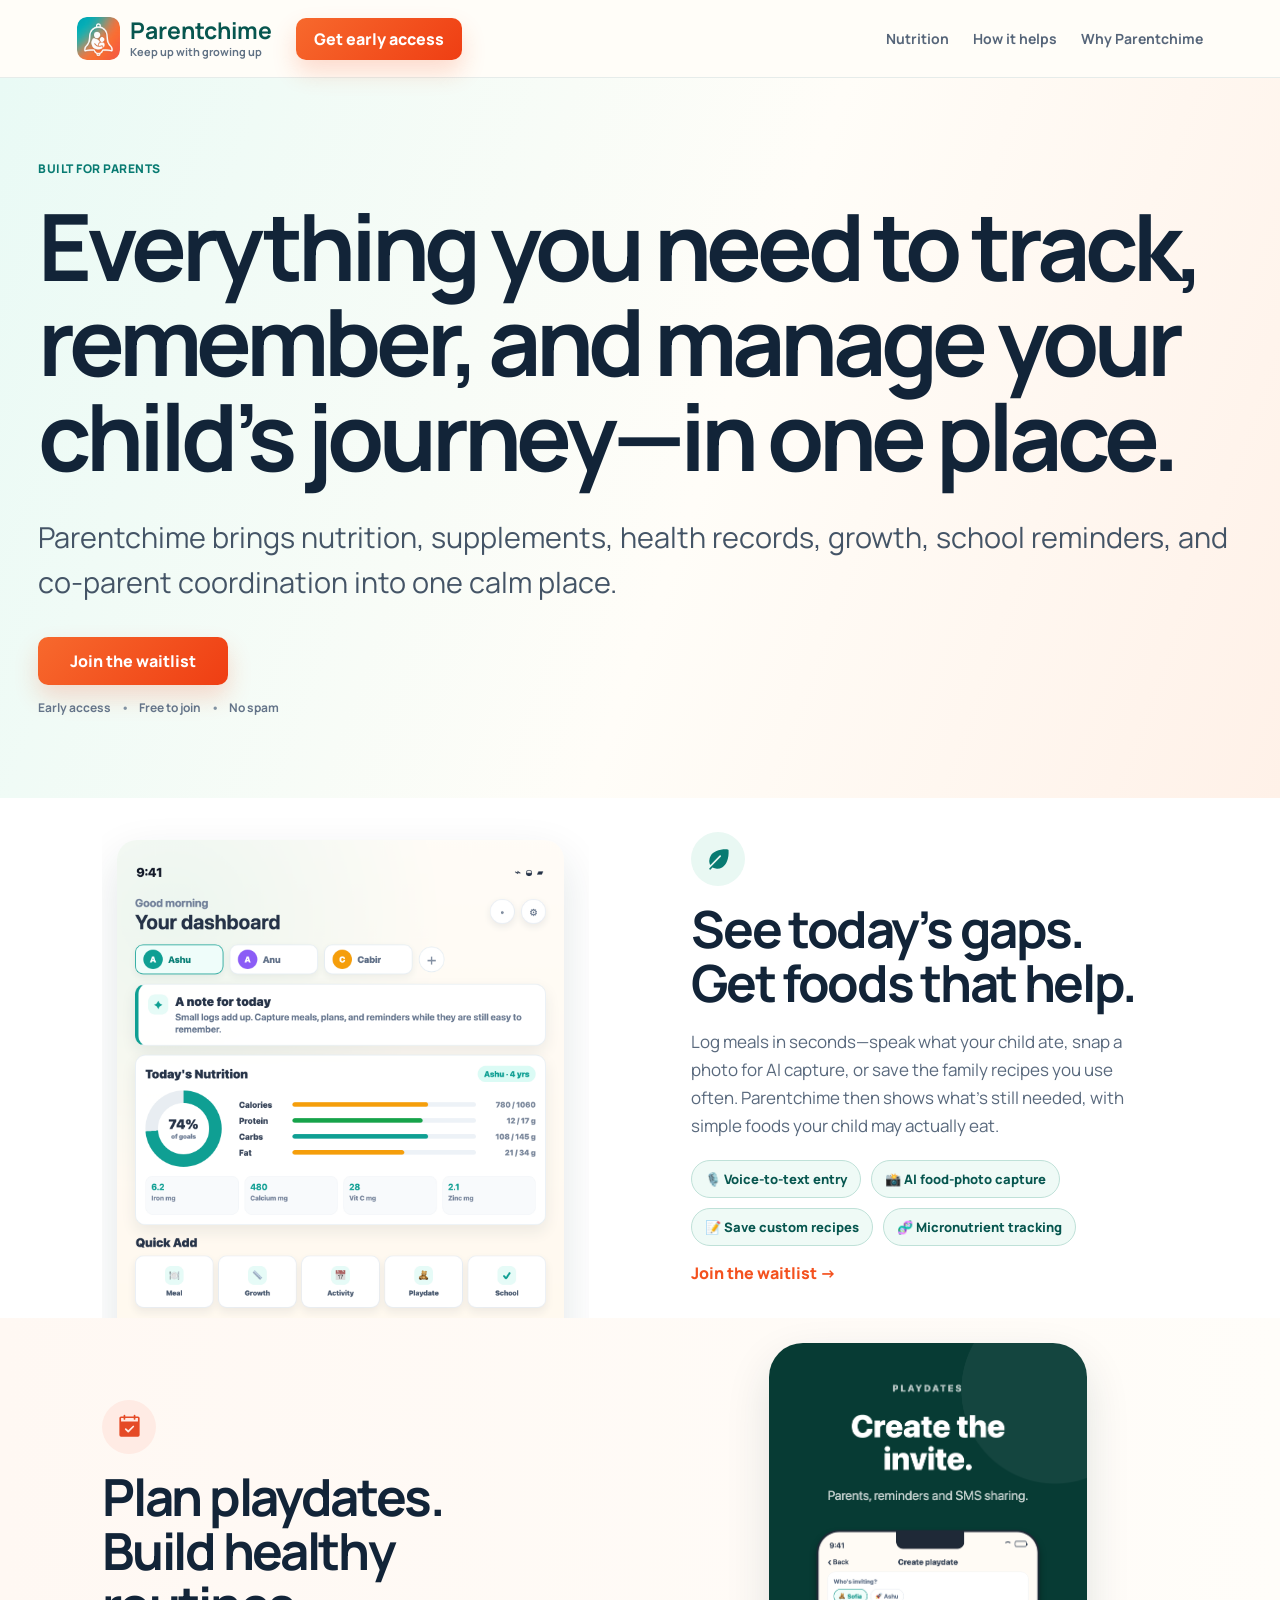
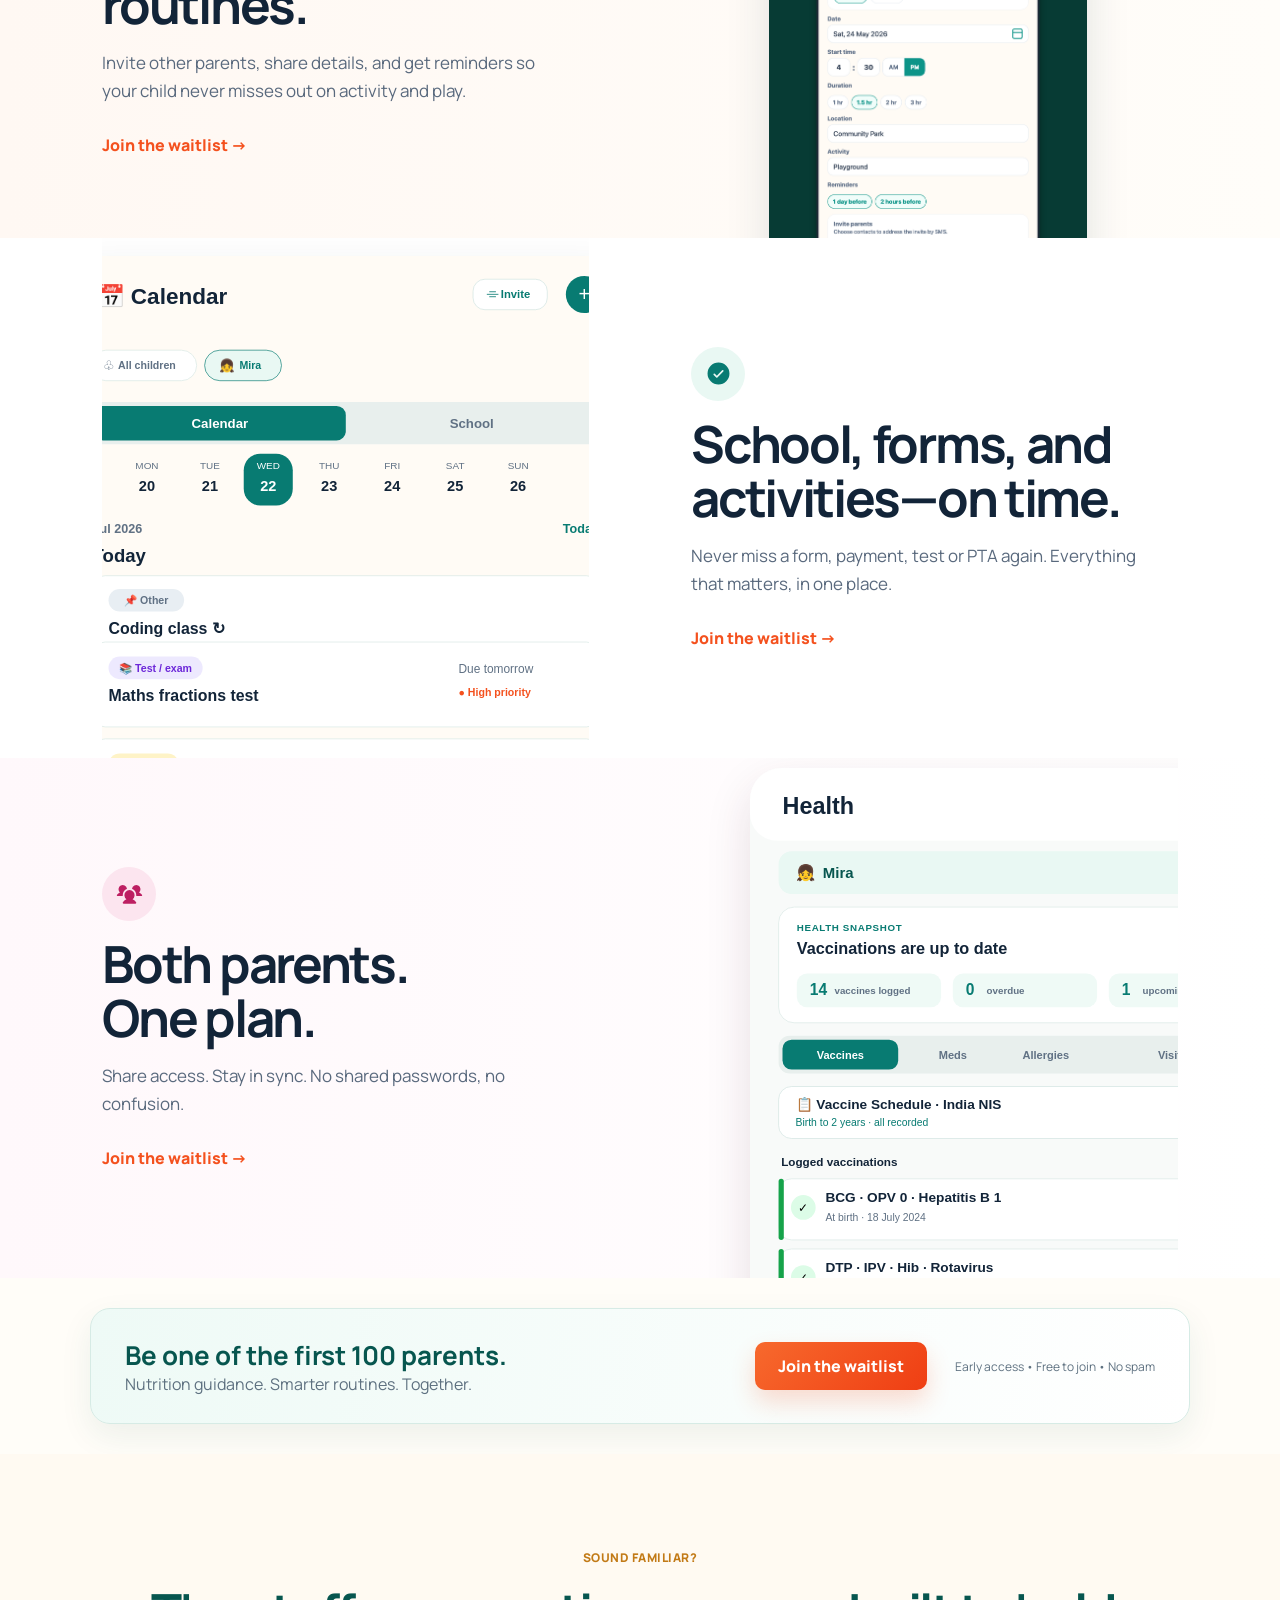
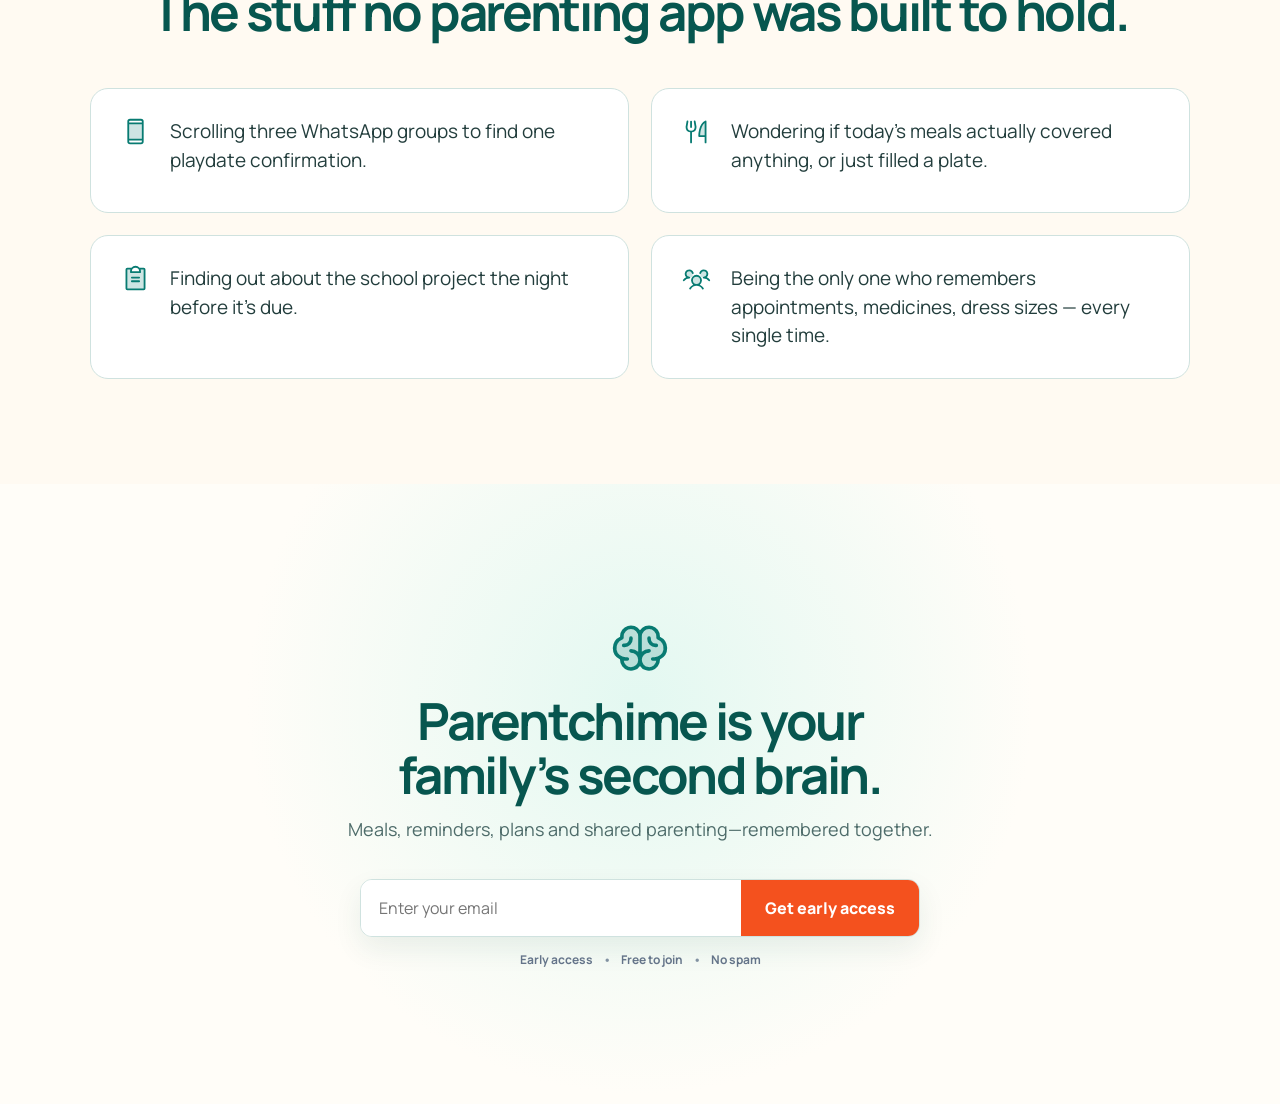
<file: index.html>
<!doctype html>
<html lang="en">
  <head>
    <meta charset="UTF-8" />
    <meta name="viewport" content="width=device-width, initial-scale=1.0" />
    <title>Parentchime | Keep up with growing up</title>
    <meta name="description" content="Everything parents need to track, remember, and manage their child’s journey—in one calm place." />
    <meta name="robots" content="noindex, nofollow" />
    <meta name="theme-color" content="#087b72" />
    <link rel="icon" href="assets/icon.png" />
    <script type="module" crossorigin src="./assets/index-BlaTOFpu.js"></script>
    <link rel="stylesheet" crossorigin href="./assets/index-DkcYzUBN.css">
  </head>
  <body>
    <div id="root"></div>
  </body>
</html>
</file>
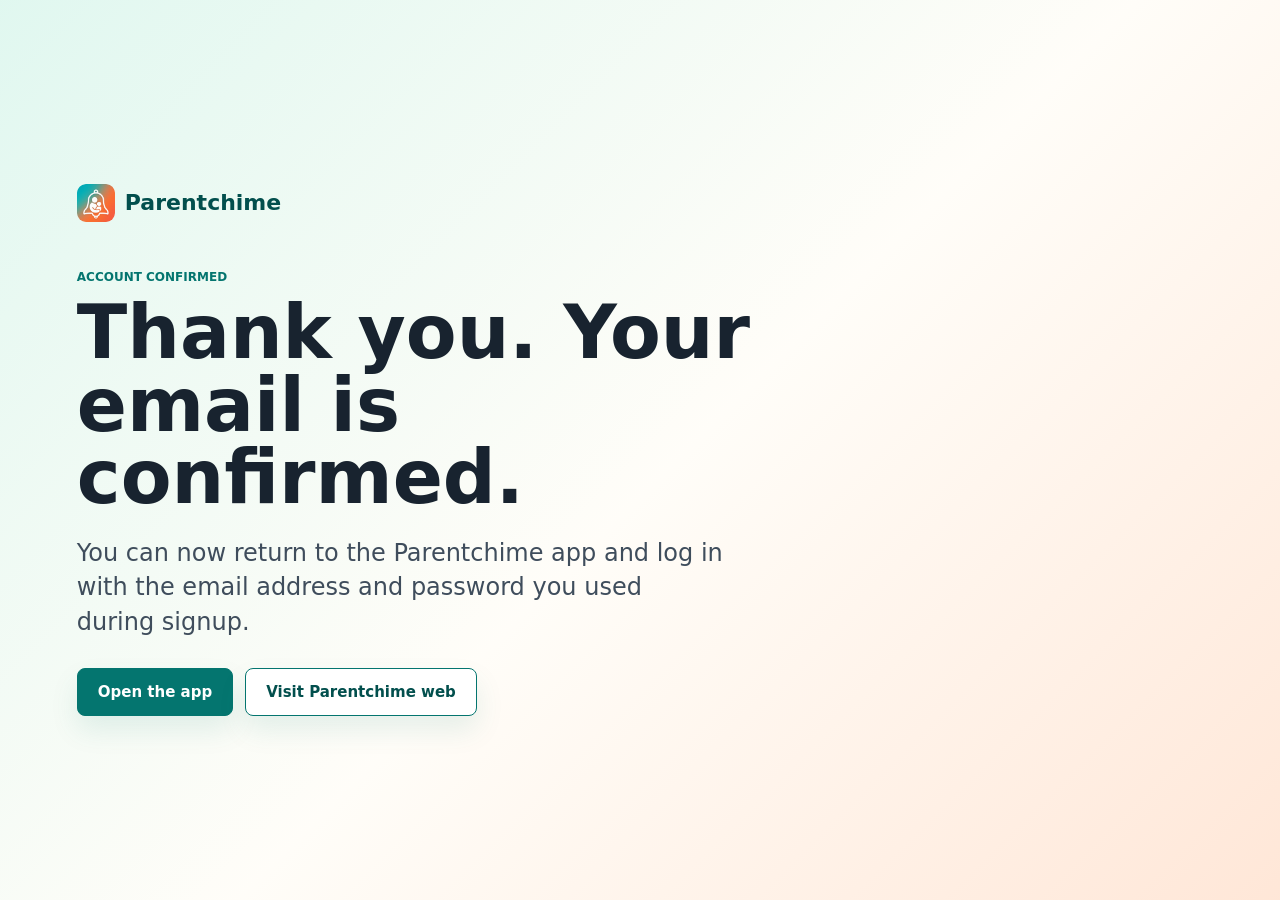
<file: auth/confirmed/index.html>
<!doctype html>
<html lang="en">
  <head>
    <meta charset="utf-8" />
    <meta name="viewport" content="width=device-width, initial-scale=1" />
    <title>Email confirmed | Parentchime</title>
    <meta
      name="description"
      content="Your Parentchime email has been confirmed. You can now sign in to the app."
    />
    <meta name="robots" content="noindex, nofollow" />
    <meta name="theme-color" content="#0D9488" />
    <link rel="canonical" href="https://www.parentchime.com/auth/confirmed/" />
    <link rel="icon" href="/assets/icon.png?v=brand-icon-20260708" />
    <link rel="apple-touch-icon" href="/assets/icon.png?v=brand-icon-20260708" />
    <link rel="stylesheet" href="/styles.css?v=brand-icon-20260708" />
  </head>
  <body class="confirmation-page">
    <main class="confirmation-shell" aria-labelledby="confirmation-title">
      <a class="brand confirmation-brand" href="/" aria-label="Parentchime home">
        <img class="brand-icon" src="/assets/icon.png?v=brand-icon-20260708" alt="" />
        <span>Parentchime</span>
      </a>

      <section class="confirmation-panel">
        <p class="eyebrow">Account confirmed</p>
        <h1 id="confirmation-title">Thank you. Your email is confirmed.</h1>
        <p class="lead">
          You can now return to the Parentchime app and log in with the email
          address and password you used during signup.
        </p>
        <div class="confirmation-actions">
          <a
            id="open-app-link"
            class="confirmation-button primary"
            href="parentchime:///auth/callback"
          >
            Open the app
          </a>
          <a class="confirmation-button" href="/">
            Visit Parentchime web
          </a>
        </div>
      </section>
    </main>
    <script>
      (function () {
        var appLink = document.getElementById('open-app-link');
        if (!appLink) return;

        var suffix = window.location.search || window.location.hash || '';
        appLink.href = 'parentchime:///auth/callback' + suffix;
      })();
    </script>
  </body>
</html>
</file>
<file: assets/index-DkcYzUBN.css>
@import"https://fonts.googleapis.com/css2?family=Manrope:wght@400;500;600;700;800&display=swap";:root{--ink:#122438;--teal:#087b72;--deep:#07564f;--mint:#e9f8f3;--cream:#fffdf8;--peach:#fff1e8;--coral:#f4511e;--berry:#bd1f62;--line:#d7e7e3;--muted:#607184}*{box-sizing:border-box}html{scroll-behavior:smooth}body{margin:0;background:var(--cream);color:var(--ink);font-family:Manrope,sans-serif}a{color:inherit;text-decoration:none}button,input{font:inherit}.page-shell{overflow:hidden}.site-header{height:78px;display:flex;align-items:center;justify-content:space-between;gap:24px;padding:12px clamp(24px,6vw,92px);background:#fffdf8f2;border-bottom:1px solid #e6ecea;position:relative;z-index:20}.brand{display:flex;align-items:center;gap:10px;min-width:max-content}.brand img{width:43px;height:43px;border-radius:10px}.brand span{display:grid;gap:2px}.brand strong{color:var(--deep);font-size:23px;line-height:1}.brand small{color:var(--muted);font-weight:700;font-size:11px}.header-left,nav{display:flex;align-items:center;gap:24px}nav{color:#566579;font-weight:700;font-size:14px}nav a:hover{color:var(--teal)}.button{display:inline-flex;align-items:center;justify-content:center;min-height:48px;padding:0 23px;border-radius:10px;color:#fff;background:linear-gradient(135deg,#f7692d,#ef3e13);font-weight:800;box-shadow:0 12px 24px #f4511e33;transition:transform .18s,box-shadow .18s}.button:hover{transform:translateY(-2px);box-shadow:0 15px 28px #f4511e47}.header-access{min-height:42px;padding:0 18px}.hero{min-height:720px;display:flex;align-items:center;padding:72px clamp(24px,3vw,48px);background:linear-gradient(110deg,#e9faf5,#fffdf8 55%,#fff1e8)}.hero-copy{width:100%;max-width:1380px;margin:0 auto}.eyebrow{color:var(--teal);text-transform:uppercase;font-size:12px;font-weight:800;letter-spacing:.04em;margin:0 0 22px}h1,h2,p{margin-top:0}h1{font-size:clamp(68px,7.25vw,110px);line-height:1.02;letter-spacing:-.055em;margin:0 0 32px}.hero-lead{max-width:1320px;color:#445466;font-size:clamp(22px,2.25vw,34px);line-height:1.55;margin-bottom:32px}.hero-button{min-width:190px}.reassurance{color:#647489;font-size:12px;font-weight:700;margin:14px 0 0}.reassurance span{margin:0 8px;color:#8292a2}.hero-product{position:relative;display:flex;justify-content:center;height:600px}.hero-product>img{height:620px;width:auto;object-fit:contain;filter:drop-shadow(0 25px 28px rgba(15,43,60,.16))}.callout{position:absolute;z-index:2;display:flex;align-items:center;gap:9px;padding:14px 16px;background:#fff;border-radius:13px;box-shadow:0 12px 30px #1a374629;font-size:14px;line-height:1.15}.callout-iron{left:-8px;top:300px}.callout-iron span{color:#ef4869;font-size:25px}.callout-food{right:-15px;bottom:90px;color:#31574c}.feature-section{min-height:520px;display:grid;grid-template-columns:1fr 1fr;align-items:center;gap:8vw;padding:0 clamp(28px,8vw,120px)}.nutrition,.reminders{background:#fff}.playdates{background:linear-gradient(90deg,#fff8f3,#fffdf9)}.coparents{background:linear-gradient(90deg,#fff8fb,#fff)}.feature-copy{max-width:470px}.feature-copy h2,.different h2,.closing h2{font-size:clamp(36px,4vw,58px);line-height:1.06;letter-spacing:-.045em;margin:15px 0 18px}.feature-copy p{color:#59697d;line-height:1.65;font-size:17px}.feature-copy>a{color:var(--coral);font-weight:800;display:inline-block;margin-top:12px}.capture-highlights{display:flex;flex-wrap:wrap;gap:10px;margin:20px 0 4px}.capture-highlights span{display:inline-flex;align-items:center;min-height:38px;padding:8px 13px;border:1px solid #bfe1d8;border-radius:999px;background:#effaf6;color:var(--deep);font-size:13px;font-weight:800}.icon-chip{width:54px;height:54px;border-radius:50%;display:grid;place-items:center;background:var(--mint);color:var(--teal)}.icon-chip.coral{background:#ffebe4;color:#e54b27}.icon-chip.berry{background:#fce5ef;color:var(--berry)}.screen-crop{align-self:stretch;position:relative;overflow:hidden;min-height:500px}.screen-crop img{position:absolute;display:block}.dashboard-crop img{width:92%;left:3%;top:42px;border-radius:20px;box-shadow:0 18px 45px #14323c1f}.phone-crop img{height:690px;left:16%;top:25px;border-radius:34px;box-shadow:0 18px 45px #14323c1f}.plans-crop img{height:650px;left:50%;top:18px;transform:translate(-50%);border-radius:28px;box-shadow:0 18px 45px #14323c1f}.coparent-crop img{height:650px;left:12%;top:10px;border-radius:32px;box-shadow:0 18px 45px #46192d21}.first-hundred{margin:30px clamp(28px,7vw,100px);border:1px solid #d6ebe5;border-radius:20px;background:linear-gradient(100deg,#eefaf6,#fff);padding:28px 34px;display:flex;align-items:center;gap:28px;box-shadow:0 12px 32px #1e5a5014}.first-hundred div{display:grid;margin-right:auto}.first-hundred strong{color:var(--deep);font-size:26px}.first-hundred span,.first-hundred p{color:#5e7180}.first-hundred p{font-size:12px;margin:0}.different{padding:95px clamp(28px,7vw,100px) 105px;text-align:center;background:#fffaf2}.different .gold{color:#c27a16;margin-bottom:18px}.different h2{color:var(--deep);max-width:1050px;margin:0 auto 50px}.pain-grid{display:grid;grid-template-columns:repeat(2,1fr);gap:22px;max-width:1200px;margin:auto}.pain-grid article{min-height:125px;display:flex;align-items:flex-start;gap:20px;padding:28px 30px;background:#fff;border:1.5px solid #cfe2df;border-radius:18px;text-align:left}.pain-grid svg{color:var(--teal);flex:none}.pain-grid p{font-size:19px;line-height:1.5;margin:0;color:#223d3c}.closing{min-height:620px;display:flex;flex-direction:column;align-items:center;justify-content:center;text-align:center;padding:80px 24px;background:radial-gradient(circle at 50% 35%,#e3f8f1,transparent 52%),var(--cream)}.closing>svg{color:var(--teal)}.closing h2{color:var(--deep);margin-bottom:16px}.closing>p:not(.reassurance){color:#4e6c6a;font-size:18px}.access-form{display:flex;width:min(100%,560px);margin-top:20px;background:#fff;border:1.5px solid #cfe2df;border-radius:12px;overflow:hidden;box-shadow:0 12px 28px #14504614}.access-form input{flex:1;min-width:0;border:0;padding:0 18px;outline:none}.access-form input:focus{box-shadow:inset 0 0 0 3px #087b7226}.access-form button{border:0;background:var(--coral);color:#fff;font-weight:800;padding:17px 24px;cursor:pointer}.success{display:flex;gap:12px;align-items:center;margin-top:20px;padding:17px 22px;border:1.5px solid #aad8cc;background:#fff;border-radius:12px;color:var(--teal)}.success div{display:grid;text-align:left}.success span{color:#61736e;font-size:13px;margin-top:2px}.sr-only{position:absolute;width:1px;height:1px;padding:0;margin:-1px;overflow:hidden;clip:rect(0,0,0,0);white-space:nowrap;border:0}@media(max-width:900px){.site-header{height:auto;min-height:72px;padding:12px 18px}nav{display:none}.brand strong{font-size:19px}.header-left{gap:8px}.header-access{font-size:12px;padding:0 13px}.hero{padding:60px 22px;text-align:center}.hero-copy{margin:auto}h1{font-size:48px}.feature-section{grid-template-columns:1fr;min-height:0;padding:65px 24px 0;gap:20px;text-align:left}.screen-crop{min-height:420px;order:2}.feature-copy{order:1}.phone-crop img,.coparent-crop img{left:50%;transform:translate(-50%)}.dashboard-crop img{width:100%;left:0}.plans-crop img{height:620px;left:50%;transform:translate(-50%)}.first-hundred{flex-direction:column;align-items:flex-start;margin:24px 18px}.first-hundred p{display:none}.pain-grid{grid-template-columns:1fr}.different{padding:70px 18px}}@media(max-width:520px){.brand small{display:none}.brand img{width:36px;height:36px}.hero{min-height:690px}h1{font-size:43px}.hero-lead{font-size:17px}.callout{font-size:11px;padding:10px}.feature-copy h2,.different h2,.closing h2{font-size:36px}.pain-grid article{padding:22px 20px}.pain-grid p{font-size:16px}.access-form{display:grid}.access-form input{min-height:52px}}
</file>
<file: styles.css>
:root {
  --ink: #18232f;
  --muted: #637083;
  --line: #dce5e5;
  --paper: #fffdf8;
  --white: #ffffff;
  --teal: #04756f;
  --teal-dark: #024f4d;
  --mint: #dff7ef;
  --peach: #ffe4d3;
  --coral: #e85d52;
  --blue: #e6f0ff;
  --yellow: #fff3c4;
  --shadow: 0 22px 60px rgba(24, 35, 47, 0.12);
}

* {
  box-sizing: border-box;
}

html {
  scroll-behavior: smooth;
}

body {
  margin: 0;
  background: var(--paper);
  color: var(--ink);
  font-family: Inter, ui-sans-serif, system-ui, -apple-system, BlinkMacSystemFont, "Segoe UI", sans-serif;
}

body.confirmation-page {
  min-height: 100vh;
  background:
    linear-gradient(135deg, rgba(223, 247, 239, 0.96), rgba(255, 253, 248, 0.96) 52%, rgba(255, 228, 211, 0.9));
}

a {
  color: inherit;
  text-decoration: none;
}

.site-header {
  position: sticky;
  top: 0;
  z-index: 10;
  display: flex;
  align-items: center;
  justify-content: space-between;
  gap: 24px;
  padding: 18px clamp(20px, 5vw, 72px);
  background: rgba(255, 253, 248, 0.9);
  border-bottom: 1px solid rgba(220, 229, 229, 0.85);
  backdrop-filter: blur(18px);
}

.brand {
  display: inline-flex;
  align-items: center;
  gap: 10px;
  flex: 0 0 auto;
  color: var(--teal-dark);
  font-size: 22px;
  font-weight: 850;
  line-height: 1;
}

.brand-icon {
  width: 38px;
  height: 38px;
  border-radius: 9px;
  display: block;
}

.brand-text {
  display: grid;
  gap: 4px;
}

.brand-name {
  display: block;
}

.brand-slogan {
  display: block;
  color: var(--muted);
  font-size: 11px;
  font-weight: 750;
  line-height: 1.15;
}

.confirmation-shell {
  min-height: 100vh;
  display: grid;
  align-content: center;
  gap: clamp(28px, 5vw, 48px);
  padding: clamp(28px, 7vw, 78px) clamp(20px, 6vw, 90px);
}

.confirmation-brand {
  width: max-content;
}

.confirmation-panel {
  width: min(100%, 760px);
}

.confirmation-panel h1 {
  font-size: clamp(42px, 6vw, 74px);
}

.confirmation-actions {
  display: flex;
  flex-wrap: wrap;
  gap: 12px;
}

.confirmation-button {
  min-height: 48px;
  display: inline-flex;
  align-items: center;
  justify-content: center;
  border: 1.5px solid var(--teal);
  border-radius: 8px;
  background: var(--white);
  color: var(--teal-dark);
  font-size: 15px;
  font-weight: 850;
  padding: 0 20px;
  box-shadow: 0 14px 28px rgba(4, 117, 111, 0.1);
}

.confirmation-button.primary {
  background: var(--teal);
  color: var(--white);
}

nav {
  display: flex;
  align-items: center;
  gap: 22px;
  color: var(--muted);
  font-size: 14px;
  font-weight: 700;
}

nav a:hover {
  color: var(--teal);
}

.hero {
  min-height: calc(100vh - 72px);
  display: grid;
  grid-template-columns: minmax(0, 1fr) minmax(300px, 440px);
  align-items: center;
  gap: clamp(32px, 6vw, 96px);
  padding: clamp(44px, 7vw, 92px) clamp(20px, 6vw, 90px) 44px;
  background:
    linear-gradient(110deg, rgba(223, 247, 239, 0.92), rgba(255, 253, 248, 0.92) 48%, rgba(255, 228, 211, 0.86));
  overflow: hidden;
}

.hero-copy {
  max-width: 720px;
  min-width: 0;
  position: relative;
  z-index: 1;
}

.eyebrow {
  margin: 0 0 12px;
  color: var(--teal);
  font-size: 12px;
  font-weight: 850;
  letter-spacing: 0;
  text-transform: uppercase;
}

h1,
h2,
h3,
p {
  margin-top: 0;
}

h1 {
  margin-bottom: 22px;
  font-size: clamp(48px, 6vw, 80px);
  line-height: 0.98;
  letter-spacing: 0;
  max-width: 850px;
}

h2 {
  font-size: clamp(34px, 4vw, 54px);
  line-height: 1.02;
  letter-spacing: 0;
  margin-bottom: 16px;
}

h3 {
  font-size: 18px;
  line-height: 1.25;
  margin-bottom: 8px;
}

.lead {
  max-width: 650px;
  color: #3f4d5c;
  font-size: clamp(18px, 2.2vw, 24px);
  line-height: 1.45;
  margin-bottom: 28px;
}

.cta-row {
  display: flex;
  flex-wrap: wrap;
  gap: 12px;
  align-items: center;
}

.store-button {
  min-width: 172px;
  display: inline-flex;
  flex-direction: column;
  gap: 2px;
  padding: 12px 18px;
  border: 1.5px solid var(--teal);
  border-radius: 8px;
  background: var(--white);
  color: var(--teal-dark);
  box-shadow: 0 12px 26px rgba(4, 117, 111, 0.1);
}

.store-button.primary {
  background: var(--teal);
  color: var(--white);
}

.store-button span {
  font-size: 11px;
  font-weight: 700;
}

.store-button strong {
  font-size: 18px;
  line-height: 1;
}

.availability {
  margin: 14px 0 0;
  color: #536273;
  font-size: 14px;
  font-weight: 650;
}

.text-link {
  appearance: none;
  border: 0;
  background: transparent;
  color: var(--teal-dark);
  cursor: pointer;
  font: inherit;
  font-weight: 850;
  padding: 0;
  text-decoration: underline;
  text-underline-offset: 3px;
}

.text-link:hover {
  color: var(--teal);
}

.waitlist-card {
  width: min(100%, 560px);
  margin-top: 18px;
  padding: 20px;
  border: 1px solid rgba(4, 117, 111, 0.18);
  border-radius: 8px;
  background: rgba(255, 255, 255, 0.88);
  box-shadow: 0 18px 42px rgba(24, 35, 47, 0.12);
}

.waitlist-card[hidden] {
  display: none;
}

.waitlist-form {
  display: grid;
  gap: 14px;
}

.waitlist-form h2 {
  margin-bottom: 6px;
  font-size: 24px;
}

.waitlist-form p {
  margin-bottom: 0;
  color: var(--muted);
  line-height: 1.45;
}

.waitlist-form label {
  display: grid;
  gap: 6px;
  color: var(--teal-dark);
  font-size: 13px;
  font-weight: 850;
}

.waitlist-form small {
  color: var(--muted);
  font-size: 12px;
  font-weight: 700;
}

.waitlist-form input[type="email"],
.waitlist-form input[type="text"] {
  width: 100%;
  min-height: 46px;
  border: 1.5px solid var(--line);
  border-radius: 8px;
  background: var(--white);
  color: var(--ink);
  font: inherit;
  font-size: 15px;
  outline: none;
  padding: 0 13px;
}

.waitlist-form input:focus {
  border-color: var(--teal);
  box-shadow: 0 0 0 3px rgba(4, 117, 111, 0.12);
}

.waitlist-grid {
  display: grid;
  grid-template-columns: repeat(2, minmax(0, 1fr));
  gap: 12px;
}

.waitlist-consent {
  align-items: center;
  display: flex !important;
  gap: 10px;
  color: var(--muted) !important;
  font-size: 13px !important;
  line-height: 1.4;
}

.waitlist-consent input {
  width: 18px;
  height: 18px;
  accent-color: var(--teal);
}

.waitlist-actions {
  display: flex;
  flex-wrap: wrap;
  gap: 10px;
}

.waitlist-submit,
.waitlist-cancel {
  min-height: 44px;
  border-radius: 8px;
  cursor: pointer;
  font: inherit;
  font-weight: 850;
  padding: 0 18px;
}

.waitlist-submit {
  border: 1.5px solid var(--teal);
  background: var(--teal);
  color: var(--white);
}

.waitlist-submit:disabled {
  cursor: wait;
  opacity: 0.68;
}

.waitlist-cancel {
  border: 1.5px solid var(--line);
  background: var(--white);
  color: var(--muted);
}

.waitlist-message {
  min-height: 20px;
  font-size: 14px;
  font-weight: 750;
}

.waitlist-message.success {
  color: var(--teal-dark);
}

.waitlist-message.error {
  color: var(--coral);
}

.phone-stage {
  width: min(100%, 440px);
  min-height: 620px;
  position: relative;
  justify-self: end;
  z-index: 0;
}

.phone {
  position: absolute;
  width: min(72%, 300px);
  border-radius: 36px;
  box-shadow: var(--shadow);
  background: var(--white);
}

.phone-back {
  left: 0;
  top: 64px;
  transform: rotate(-7deg);
  opacity: 0.96;
}

.phone-front {
  right: 0;
  top: 12px;
  transform: rotate(6deg);
}

.problem-band,
.adult-apps,
.features,
.pro-section,
.story-section,
.final-cta {
  padding: clamp(60px, 8vw, 110px) clamp(20px, 6vw, 90px);
}

.section-heading {
  max-width: 820px;
  margin-bottom: 34px;
}

.section-heading p:not(.eyebrow),
.adult-apps p,
.story-card p,
.pro-copy p,
.final-cta p {
  color: var(--muted);
  font-size: 18px;
  line-height: 1.6;
}

.adult-apps {
  background: var(--ink);
  color: var(--white);
  display: grid;
  grid-template-columns: 0.85fr 1.15fr;
  gap: 34px;
  align-items: start;
}

.adult-apps .eyebrow,
.adult-apps p {
  color: #b7e9dc;
}

.comparison-grid {
  display: grid;
  grid-template-columns: repeat(2, minmax(0, 1fr));
  gap: 14px;
}

.comparison-grid article {
  min-height: 260px;
  padding: 24px;
  border: 1px solid rgba(255, 255, 255, 0.18);
  border-radius: 8px;
  background: rgba(255, 255, 255, 0.08);
}

.comparison-grid h3 {
  color: var(--white);
  font-size: 24px;
}

.story-section {
  background: linear-gradient(180deg, var(--paper), #f3fbf8);
}

.story-card {
  max-width: 980px;
  padding: clamp(28px, 5vw, 54px);
  border: 1px solid var(--line);
  border-radius: 8px;
  background: var(--white);
  box-shadow: var(--shadow);
}

.story-card .story-intro {
  max-width: 800px;
  color: var(--ink);
  font-size: clamp(22px, 2.6vw, 30px);
  font-weight: 800;
  line-height: 1.28;
}

.story-copy {
  columns: 2 320px;
  column-gap: clamp(28px, 5vw, 58px);
}

.story-copy p {
  break-inside: avoid;
}

.features {
  background: var(--white);
}

.feature-layout {
  display: grid;
  gap: clamp(28px, 4vw, 48px);
  align-items: start;
}

.feature-list {
  display: grid;
  grid-template-columns: repeat(2, minmax(0, 1fr));
  gap: 14px;
}

.feature-item {
  display: grid;
  grid-template-columns: 46px 1fr;
  gap: 16px;
  padding: 20px;
  border: 1px solid var(--line);
  border-radius: 8px;
  background: #fbfefd;
}

.feature-item span {
  width: 46px;
  height: 46px;
  display: grid;
  place-items: center;
  border-radius: 8px;
  background: var(--mint);
  color: var(--teal-dark);
  font-weight: 900;
}

.feature-item p {
  color: var(--muted);
  line-height: 1.55;
  margin-bottom: 0;
}

.feature-screenshots {
  display: grid;
  grid-template-columns: repeat(3, minmax(0, 220px));
  justify-content: center;
  gap: clamp(14px, 2vw, 22px);
  align-items: start;
  width: min(100%, 780px);
  margin: 0 auto;
}

.feature-shot {
  display: block;
  width: 100%;
  max-width: 220px;
  height: auto;
  border-radius: 28px;
  background: var(--white);
  box-shadow: var(--shadow);
}

.feature-shot-health {
  z-index: 1;
}

.feature-shot-playdate {
  z-index: 1;
}

.feature-shot-growth {
  z-index: 1;
}

.pro-section {
  display: grid;
  grid-template-columns: minmax(0, 0.85fr) minmax(0, 1.15fr);
  gap: 28px;
  background: linear-gradient(120deg, var(--blue), var(--paper) 42%, var(--yellow));
}

.pro-grid {
  display: grid;
  grid-template-columns: repeat(2, minmax(0, 1fr));
  gap: 14px;
}

.pro-grid article:last-child {
  grid-column: 1 / -1;
}

.pro-grid article {
  padding: 22px;
  border: 1px solid rgba(24, 35, 47, 0.12);
  border-radius: 8px;
  background: rgba(255, 255, 255, 0.72);
}

.pro-grid p {
  color: var(--muted);
  line-height: 1.5;
}

.final-cta {
  display: flex;
  justify-content: space-between;
  gap: 24px;
  align-items: center;
  background: var(--teal-dark);
  color: var(--white);
}

.final-cta .eyebrow,
.final-cta p {
  color: #baeee0;
}

.final-cta h2 {
  max-width: 760px;
}

.site-footer {
  display: grid;
  grid-template-columns: minmax(220px, 1fr) minmax(260px, 1fr);
  gap: clamp(24px, 4vw, 56px);
  padding: 42px clamp(20px, 6vw, 90px);
  border-top: 1px solid var(--line);
  background: var(--white);
}

.site-footer p,
.site-footer a {
  color: var(--muted);
}

.site-footer a {
  display: block;
  margin-top: 8px;
  font-weight: 650;
  line-height: 1.35;
  overflow-wrap: anywhere;
}

.site-footer h3 {
  margin-bottom: 8px;
  font-size: 14px;
  text-transform: uppercase;
}

.footer-brand {
  margin-bottom: 12px;
}

@media (max-width: 1120px) {
  .hero {
    grid-template-columns: 1fr;
    min-height: auto;
    gap: 28px;
  }

  .hero-copy {
    max-width: 820px;
  }

  h1 {
    font-size: clamp(44px, 7vw, 68px);
    max-width: 780px;
  }

  .lead {
    max-width: 760px;
  }

  .phone-stage {
    width: min(100%, 560px);
    min-height: 500px;
    justify-self: center;
  }

  .phone {
    width: min(46vw, 280px);
  }
}

@media (max-width: 1040px) {
  .site-footer {
    grid-template-columns: minmax(0, 1fr) minmax(0, 1fr);
  }

  .site-footer > div:first-child {
    grid-column: 1 / -1;
  }
}

@media (max-width: 940px) {
  .site-header {
    align-items: flex-start;
    flex-direction: column;
  }

  nav {
    width: 100%;
    overflow-x: auto;
    padding-bottom: 3px;
  }

  .adult-apps,
  .feature-layout,
  .pro-section,
  .final-cta,
  .site-footer {
    grid-template-columns: 1fr;
  }

  .phone-stage {
    min-height: 520px;
  }

  .feature-screenshots {
    width: min(100%, 720px);
    margin: 0 auto;
  }

  .comparison-grid,
  .pro-grid {
    grid-template-columns: repeat(2, minmax(0, 1fr));
  }

  .final-cta {
    display: grid;
  }
}

@media (max-width: 620px) {
  .site-header {
    padding: 14px 18px;
  }

  .brand {
    font-size: 20px;
  }

  .brand-icon {
    width: 34px;
    height: 34px;
  }

  nav {
    gap: 16px;
    font-size: 13px;
  }

  .hero,
  .problem-band,
  .adult-apps,
  .features,
  .pro-section,
  .story-section,
  .final-cta {
    padding-left: 18px;
    padding-right: 18px;
  }

  h1 {
    font-size: 44px;
  }

  h2 {
    font-size: 34px;
  }

  .phone-stage {
    min-height: 390px;
  }

  .phone {
    width: min(50vw, 200px);
  }

  .phone-back {
    left: 12px;
    top: 42px;
  }

  .phone-front {
    right: 12px;
    top: 0;
  }

  .feature-screenshots {
    display: flex;
    gap: 14px;
    margin: 0 -18px;
    overflow-x: auto;
    padding: 4px 18px 22px;
    scroll-snap-type: x mandatory;
  }

  .feature-list {
    grid-template-columns: 1fr;
  }

  .feature-shot,
  .feature-shot-health,
  .feature-shot-playdate,
  .feature-shot-growth {
    flex: 0 0 210px;
    width: 210px;
    scroll-snap-align: start;
  }

  .comparison-grid,
  .pro-grid {
    grid-template-columns: 1fr;
  }

  .pro-grid article:last-child {
    grid-column: auto;
  }

  .store-button {
    width: 100%;
  }

  .waitlist-grid {
    grid-template-columns: 1fr;
  }

  .waitlist-submit,
  .waitlist-cancel {
    width: 100%;
  }

  .story-copy {
    columns: 1;
  }
}
</file>
